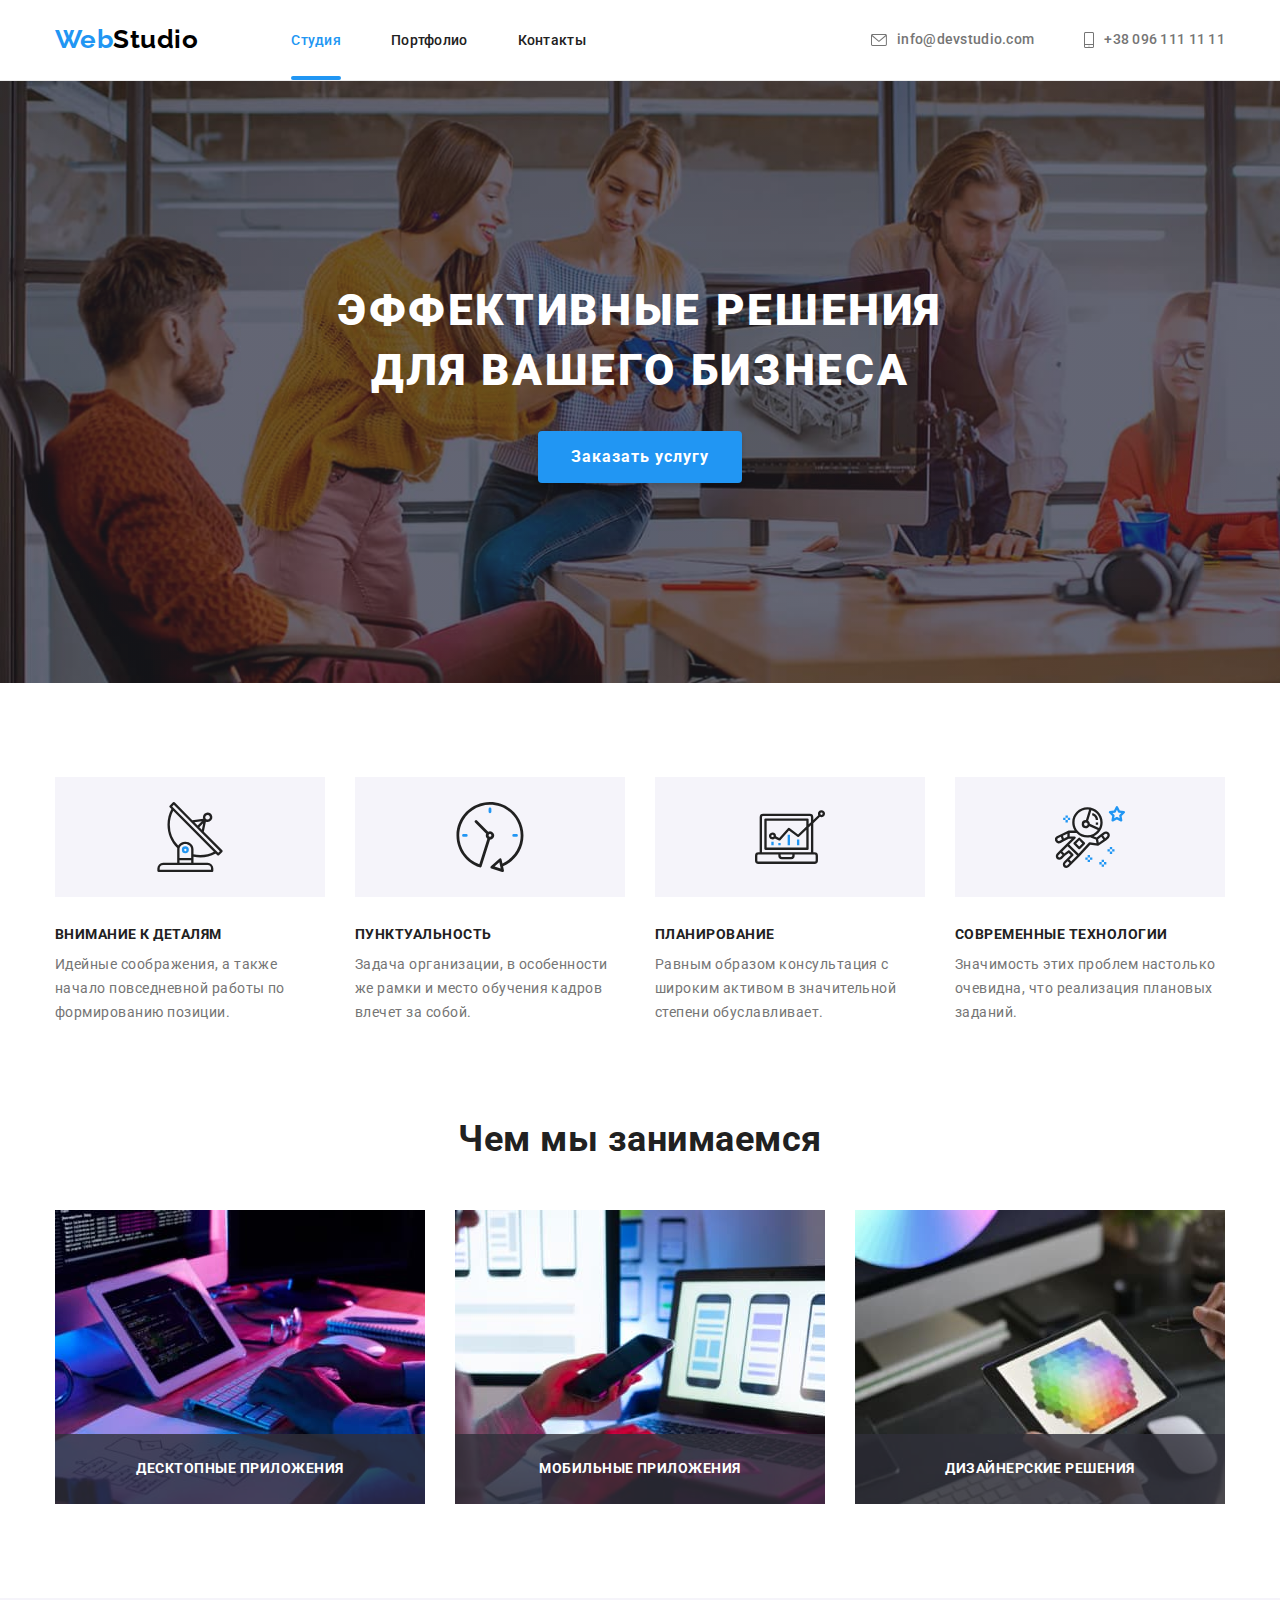
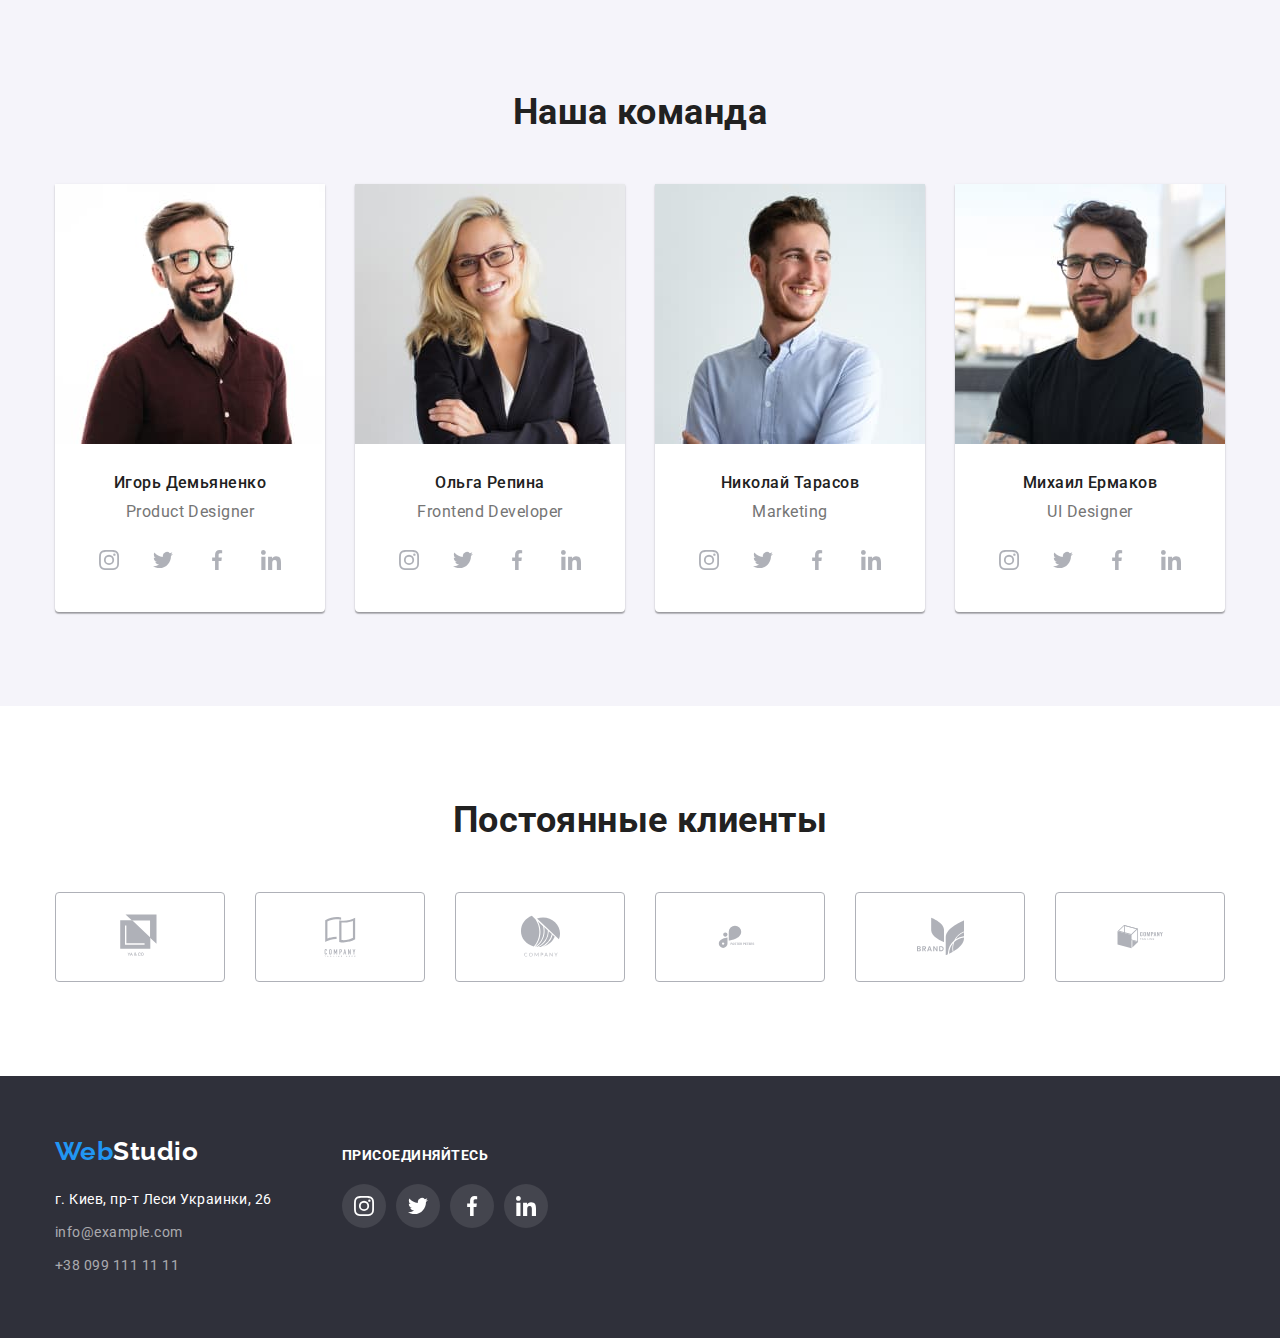
<file: index.html>
<!DOCTYPE html>
<html lang="ru">
  <head>
    <meta charset="UTF-8" />
    <meta name="viewport" content="width=device-width, initial-scale=1.0" />
    <title>Студия</title>
    <link
      rel="stylesheet"
      href="https://cdn.jsdelivr.net/npm/modern-normalize@1.0.0/modern-normalize.css"
    />
    <link rel="preconnect" href="https://fonts.gstatic.com" />

    <link
      href="https://fonts.googleapis.com/css2?family=Raleway:wght@700&family=Roboto:wght@400;500;700;900&display=swap"
      rel="stylesheet"
    />

    <link rel="stylesheet" href="./css/style.css" />
  </head>
  <body>
    <!--HEADER-->

    <header class="header">
      <div class="container">
        <nav class="nav">
          <a class="head-logo" href="./index.html"> <span>Web</span>Studio</a>
          <ul class="nav-list list">
            <li class="nav-item">
              <a class="nav-link active" href="./index.html">Студия</a>
            </li>
            <li class="nav-item">
              <a class="nav-link" href="./portfolio.html">Портфолио</a>
            </li>
            <li class="nav-item"><a class="nav-link" href="">Контакты</a></li>
          </ul>
        </nav>

        <ul class="contacts list">
          <li class="contact-item">
            <a class="contacts-link" href="mailto:info@devstudio.com">
              <svg class="contact-icon" width="16" height="12">
                <use href="./img/sprite.svg#icon-mail"></use>
              </svg>
              info@devstudio.com</a
            >
          </li>
          <li class="contact-item">
            <a class="contacts-link" href="tel:+380961111111">
              <svg class="contact-icon smartphone" width="10" height="16">
                <use href="./img/sprite.svg#icon-smartphone"></use>
              </svg>
              +38 096 111 11 11</a
            >
          </li>
        </ul>
      </div>
    </header>
    <!-- MAIN-->
    <main>
      <!-- HERO SECTION-->
      <section class="hero">
        <div class="hero-container">
          <h1 class="hero-title">
            Эффективные решения <br />
            для вашего бизнеса
          </h1>
          <button class="hero-buttom" data-modal-open>Заказать услугу</button>
        </div>
      </section>

      <!-- FEATURES SECTION-->
      <section class="features">
        <div class="features container">
          <h2 class="visually-hidden">Особенности</h2>
          <ul class="features-list list">
            <li class="features-item">
              <div class="features-thumb">
                <svg class="features-icon" width="70" height="70">
                  <use href="./img/sprite.svg#icon-antenna"></use>
                </svg>
              </div>
              <h3 class="features-title">Внимание к деталям</h3>
              <p class="features-text">
                Идейные соображения, а также начало повседневной работы по
                формированию позиции.
              </p>
            </li>
            <li class="features-item">
              <div class="features-thumb">
                <svg class="features-icon" width="70" height="70">
                  <use href="./img/sprite.svg#icon-clock"></use>
                </svg>
              </div>
              <h3 class="features-title">Пунктуальность</h3>
              <p class="features-text">
                Задача организации, в особенности же рамки и место обучения
                кадров влечет за собой.
              </p>
            </li>
            <li class="features-item">
              <div class="features-thumb">
                <svg class="features-icon" width="70" height="70">
                  <use href="./img/sprite.svg#icon-diagram"></use>
                </svg>
              </div>
              <h3 class="features-title">Планирование</h3>
              <p class="features-text">
                Равным образом консультация с широким активом в значительной
                степени обуславливает.
              </p>
            </li>
            <li class="features-item">
              <div class="features-thumb">
                <svg class="features-icon" width="70" height="70">
                  <use href="./img/sprite.svg#icon-astronaut"></use>
                </svg>
              </div>
              <h3 class="features-title">Современные технологии</h3>
              <p class="features-text">
                Значимость этих проблем настолько очевидна, что реализация
                плановых заданий.
              </p>
            </li>
          </ul>
        </div>
      </section>
      <!-- What we do SECTION-->
      <section>
        <div class="do container">
          <h2 class="sections-title">Чем мы занимаемся</h2>
          <ul class="do-list list">
            <li class="do-item">
              <div class="do-thumb">
                <img
                  class="no-gap"
                  src="./img/what-we-do/what-we-do-1.jpg"
                  alt="Планшет с клавиатурой"
                  width="370"
                />
                <h3 class="do-text">Десктопные приложения</h3>
              </div>
            </li>
            <li class="do-item">
              <div class="do-thumb">
                <img
                  class="no-gap"
                  src="./img/what-we-do/what-we-do-2.jpg"
                  alt="Ноутбук и телефон"
                  width="370"
                />
                <h3 class="do-text">Мобильные приложения</h3>
              </div>
            </li>
            <li class="do-item">
              <div class="do-thumb">
                <img
                  class="no-gap"
                  src="./img/what-we-do/what-we-do-3.jpg"
                  alt="Планшет"
                  width="370"
                />
                <h3 class="do-text">Дизайнерские решения</h3>
              </div>
            </li>
          </ul>
        </div>
      </section>
      <!-- Our team SECTION-->
      <section class="team">
        <div class="team container">
          <h2 class="sections-title">Наша команда</h2>
          <ul class="team-list list">
            <li class="team-item">
              <img
                class="no-gap"
                src="./img/our-team/Ihor.jpg"
                alt="Фото Игоря"
                width="270"
              />
              <div class="team-card">
                <h3 class="team-title">Игорь Демьяненко</h3>
                <p class="team-text">Product Designer</p>
                <ul class="teamate-networks list">
                  <li class="teamate-network-item">
                    <a class="teamate-network-link" href="">
                      <svg class="network-icon" width="20" height="20">
                        <use href="./img/sprite.svg#icon-instagram"></use>
                      </svg>
                    </a>
                  </li>
                  <li class="teamate-network-item">
                    <a class="teamate-network-link" href="">
                      <svg class="network-icon" width="20" height="20">
                        <use href="./img/sprite.svg#icon-twitter"></use>
                      </svg>
                    </a>
                  </li>
                  <li class="teamate-network-item">
                    <a class="teamate-network-link" href="">
                      <svg class="network-icon" width="20" height="20">
                        <use href="./img/sprite.svg#icon-facebook"></use>
                      </svg>
                    </a>
                  </li>
                  <li class="teamate-network-item">
                    <a class="teamate-network-link" href="">
                      <svg class="network-icon" width="20" height="20">
                        <use href="./img/sprite.svg#icon-linkedin"></use>
                      </svg>
                    </a>
                  </li>
                </ul>
              </div>
            </li>
            <li class="team-item">
              <img
                class="no-gap"
                src="./img/our-team/Olga.jpg"
                alt="Фото Ольги"
                width="270"
              />
              <div class="team-card">
                <h3 class="team-title">Ольга Репина</h3>
                <p class="team-text">Frontend Developer</p>
                <ul class="teamate-networks list">
                  <li class="teamate-network-item">
                    <a class="teamate-network-link" href="">
                      <svg class="network-icon" width="20" height="20">
                        <use href="./img/sprite.svg#icon-instagram"></use>
                      </svg>
                    </a>
                  </li>
                  <li class="teamate-network-item">
                    <a class="teamate-network-link" href="">
                      <svg class="network-icon" width="20" height="20">
                        <use href="./img/sprite.svg#icon-twitter"></use>
                      </svg>
                    </a>
                  </li>
                  <li class="teamate-network-item">
                    <a class="teamate-network-link" href="">
                      <svg class="network-icon" width="20" height="20">
                        <use href="./img/sprite.svg#icon-facebook"></use>
                      </svg>
                    </a>
                  </li>
                  <li class="teamate-network-item">
                    <a class="teamate-network-link" href="">
                      <svg class="network-icon" width="20" height="20">
                        <use href="./img/sprite.svg#icon-linkedin"></use>
                      </svg>
                    </a>
                  </li>
                </ul>
              </div>
            </li>
            <li class="team-item">
              <img
                class="no-gap"
                src="./img/our-team/Nikolay.jpg"
                alt="Фото Николая"
                width="270"
              />
              <div class="team-card">
                <h3 class="team-title">Николай Тарасов</h3>
                <p class="team-text">Marketing</p>
                <ul class="teamate-networks list">
                  <li class="teamate-network-item">
                    <a class="teamate-network-link" href="">
                      <svg class="network-icon" width="20" height="20">
                        <use href="./img/sprite.svg#icon-instagram"></use>
                      </svg>
                    </a>
                  </li>
                  <li class="teamate-network-item">
                    <a class="teamate-network-link" href="">
                      <svg class="network-icon" width="20" height="20">
                        <use href="./img/sprite.svg#icon-twitter"></use>
                      </svg>
                    </a>
                  </li>
                  <li class="teamate-network-item">
                    <a class="teamate-network-link" href="">
                      <svg class="network-icon" width="20" height="20">
                        <use href="./img/sprite.svg#icon-facebook"></use>
                      </svg>
                    </a>
                  </li>
                  <li class="teamate-network-item">
                    <a class="teamate-network-link" href="">
                      <svg class="network-icon" width="20" height="20">
                        <use href="./img/sprite.svg#icon-linkedin"></use>
                      </svg>
                    </a>
                  </li>
                </ul>
              </div>
            </li>
            <li class="team-item">
              <img
                class="no-gap"
                src="./img/our-team/Mihail.jpg"
                alt="Фото Михаила"
                width="270"
              />
              <div class="team-card">
                <h3 class="team-title">Михаил Ермаков</h3>
                <p class="team-text">UI Designer</p>
                <ul class="teamate-networks list">
                  <li class="teamate-network-item">
                    <a class="teamate-network-link" href="">
                      <svg class="network-icon" width="20" height="20">
                        <use href="./img/sprite.svg#icon-instagram"></use>
                      </svg>
                    </a>
                  </li>
                  <li class="teamate-network-item">
                    <a class="teamate-network-link" href="">
                      <svg class="network-icon" width="20" height="20">
                        <use href="./img/sprite.svg#icon-twitter"></use>
                      </svg>
                    </a>
                  </li>
                  <li class="teamate-network-item">
                    <a class="teamate-network-link" href="">
                      <svg class="network-icon" width="20" height="20">
                        <use href="./img/sprite.svg#icon-facebook"></use>
                      </svg>
                    </a>
                  </li>
                  <li class="teamate-network-item">
                    <a class="teamate-network-link" href="">
                      <svg class="network-icon" width="20" height="20">
                        <use href="./img/sprite.svg#icon-linkedin"></use>
                      </svg>
                    </a>
                  </li>
                </ul>
              </div>
            </li>
          </ul>
        </div>
      </section>
      <!--OUR CLIENTS SECTION-->
      <section>
        <div class="our-clients container">
          <h2 class="sections-title">Постоянные клиенты</h2>
          <ul class="clients-list list">
            <li class="clients-item">
              <a class="clinets-link" href="#">
                <svg class="clients-icon" width="44.27" height="49.23">
                  <use href="./img/sprite.svg#icon-company-1"></use>
                </svg>
              </a>
            </li>
            <li class="clients-item">
              <a class="clinets-link" href="#">
                <svg class="clients-icon" width="40" height="52">
                  <use href="./img/sprite.svg#icon-company-2"></use>
                </svg>
              </a>
            </li>
            <li class="clients-item">
              <a class="clinets-link" href="#">
                <svg class="clients-icon" width="41" height="42.6">
                  <use href="./img/sprite.svg#icon-company-3"></use>
                </svg>
              </a>
            </li>
            <li class="clients-item">
              <a class="clinets-link" href="#">
                <svg class="clients-icon" width="79.66" height="42.02">
                  <use href="./img/sprite.svg#icon-company-4"></use>
                </svg>
              </a>
            </li>
            <li class="clients-item">
              <a class="clinets-link" href="#">
                <svg class="clients-icon" width="59" height="47">
                  <use href="./img/sprite.svg#icon-company-5"></use>
                </svg>
              </a>
            </li>
            <li class="clients-item">
              <a class="clinets-link" href="#">
                <svg class="clients-icon" width="88.48" height="45.44">
                  <use href="./img/sprite.svg#icon-company-6"></use>
                </svg>
              </a>
            </li>
          </ul>
        </div>
      </section>
    </main>
    <!-- FOOTER-->
    <footer class="footer">
      <div class="footer container">
        <div class="address-container">
          <a class="footer-logo link" href="./index.html"
            ><span>Web</span>Studio</a
          >
          <address class="address">
            <span class="address-item text">
              г. Киев, пр-т Леси Украинки, 26</span
            >
            <ul class="list">
              <li class="address-item">
                <a class="address-link" href="mailto:info@example.com"
                  >info@example.com</a
                >
              </li>
              <li class="address-item">
                <a class="address-link" href="tel:+380991111111"
                  >+38 099 111 11 11</a
                >
              </li>
            </ul>
          </address>
        </div>
        <div class="social-links">
          <p class="social-text">присоединяйтесь</p>
          <ul class="social-networks list">
            <li class="network-item list-item">
              <a class="network-link" href="#">
                <svg class="network-icon" width="20" height="20">
                  <use href="./img/sprite.svg#icon-instagram"></use>
                </svg>
              </a>
            </li>
            <li class="network-item list-item">
              <a class="network-link" href="#">
                <svg class="network-icon" width="20" height="20">
                  <use href="./img/sprite.svg#icon-twitter"></use>
                </svg>
              </a>
            </li>
            <li class="network-item list-item">
              <a class="network-link" href="#">
                <svg class="network-icon" width="20" height="20">
                  <use href="./img/sprite.svg#icon-facebook"></use>
                </svg>
              </a>
            </li>
            <li class="network-item list-item">
              <a class="network-link" href="#">
                <svg class="network-icon" width="20" height="20">
                  <use href="./img/sprite.svg#icon-linkedin"></use>
                </svg>
              </a>
            </li>
          </ul>
        </div>
      </div>
    </footer>

    <div class="backdrop is-hidden" data-modal>
      <div class="modal">
        <button class="modal-colse" data-modal-close>
          <svg class="close-icon" width="18" height="18">
            <use href="./img/sprite.svg#icon-close"></use>
          </svg>
        </button>
      </div>
    </div>
    <script src="./js/modal.js"></script>
  </body>
</html>
</file>
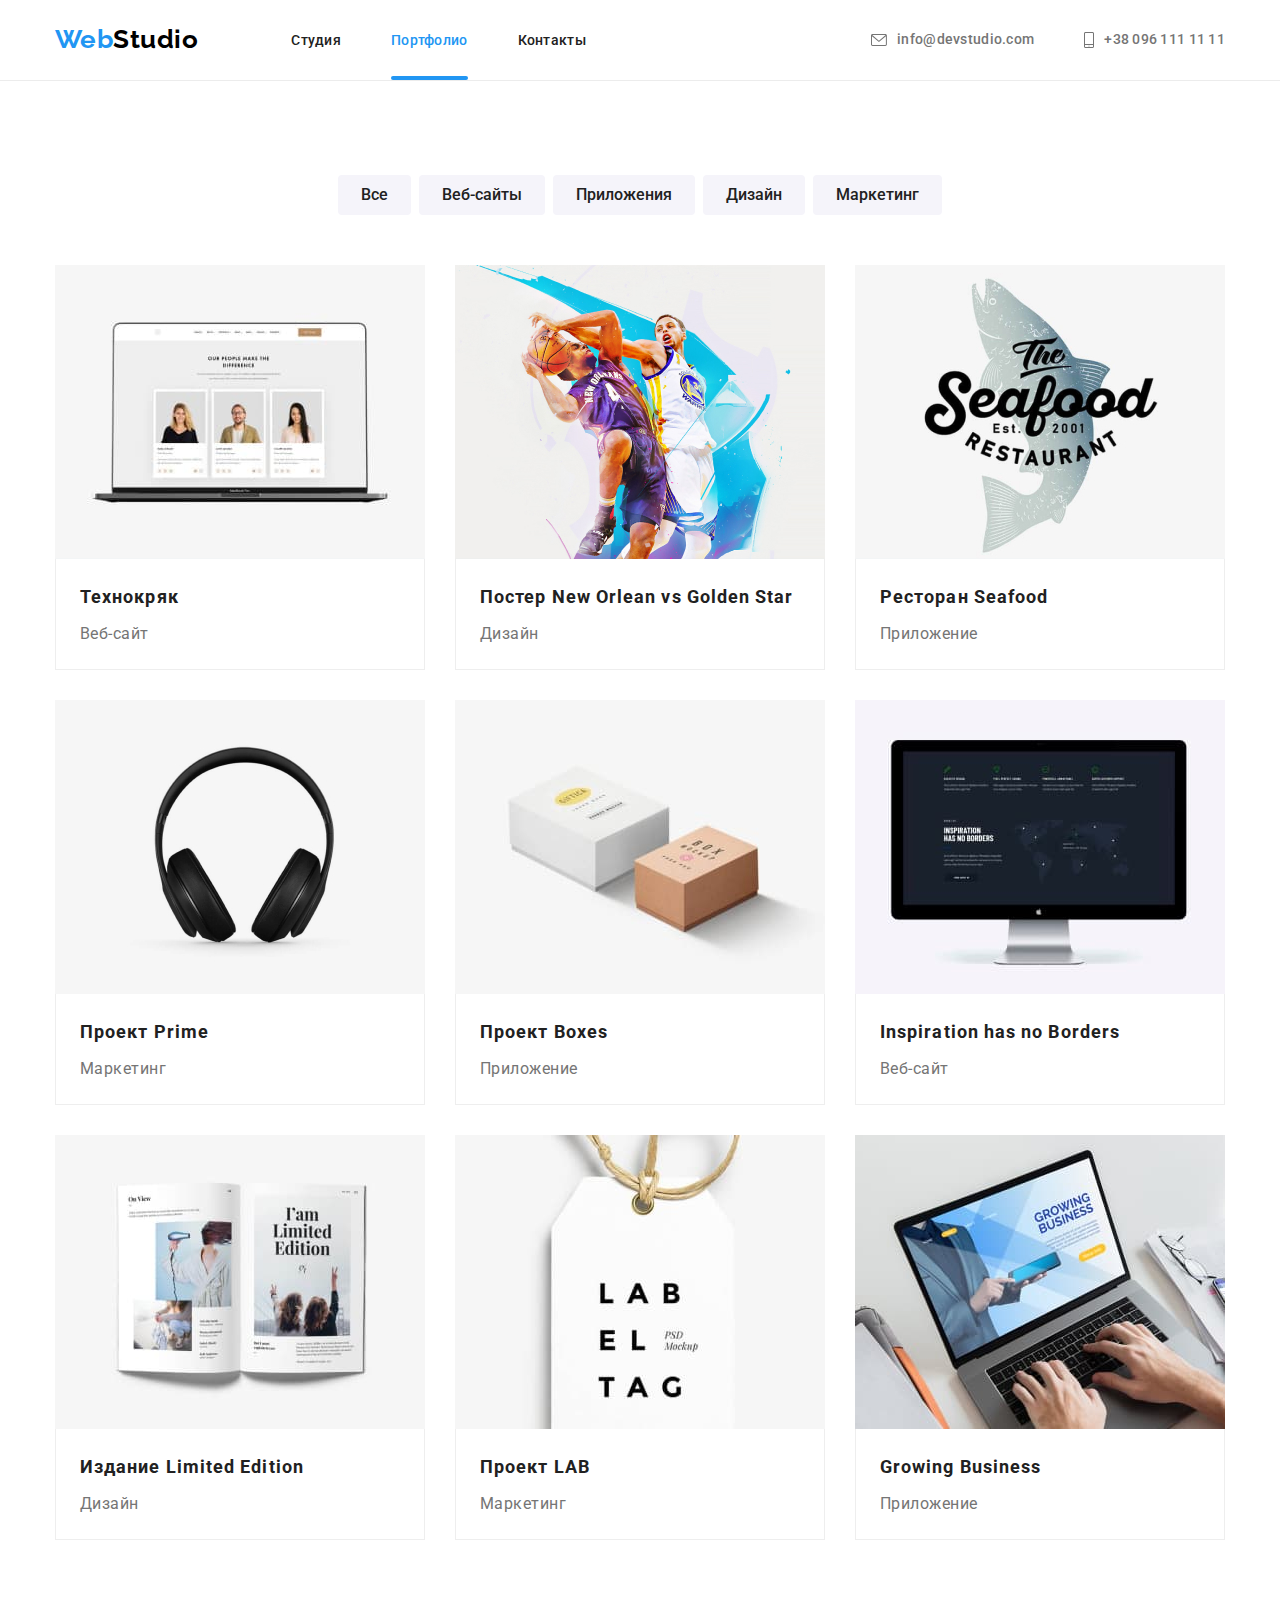
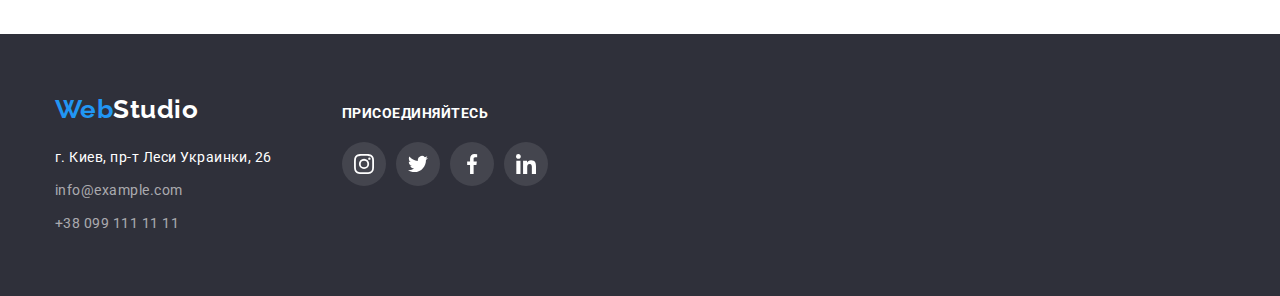
<file: portfolio.html>
<!DOCTYPE html>
<html lang="ru">
  <head>
    <meta charset="UTF-8" />
    <meta name="viewport" content="width=device-width, initial-scale=1.0" />
    <title>Портфолио</title>
    <link
      rel="stylesheet"
      href="https://cdn.jsdelivr.net/npm/modern-normalize@1.0.0/modern-normalize.css"
    />
    <link rel="preconnect" href="https://fonts.gstatic.com" />

    <link
      href="https://fonts.googleapis.com/css2?family=Raleway:wght@700&family=Roboto:wght@400;500;700;900&display=swap"
      rel="stylesheet"
    />

    <link rel="stylesheet" href="./css/style.css" />
  </head>
  <body>
    <!--HEADER-->

    <header class="header">
      <div class="container">
        <nav class="nav">
          <a class="head-logo" href="./index.html"> <span>Web</span>Studio</a>
          <ul class="nav-list list">
            <li class="nav-item">
              <a class="nav-link" href="./index.html">Студия</a>
            </li>
            <li class="nav-item">
              <a class="nav-link active" href="./portfolio.html">Портфолио</a>
            </li>
            <li class="nav-item"><a class="nav-link" href="">Контакты</a></li>
          </ul>
        </nav>

        <ul class="contacts list">
          <li class="contact-item">
            <a class="contacts-link" href="mailto:info@devstudio.com">
              <svg class="contact-icon" width="16" height="12">
                <use href="./img/sprite.svg#icon-mail"></use>
              </svg>
              info@devstudio.com</a
            >
          </li>
          <li class="contact-item">
            <a class="contacts-link" href="tel:+380961111111">
              <svg class="contact-icon" width="10" height="16">
                <use href="./img/sprite.svg#icon-smartphone"></use>
              </svg>
              +38 096 111 11 11</a
            >
          </li>
        </ul>
      </div>
    </header>
    <!-- MAIN-->
    <main>
      <section>
        <div class="exampl container">
          <h1 class="visually-hidden">examples</h1>
          <ul class="buttons-list list">
            <li class="buttons-item">
              <button class="button" type="button">Все</button>
            </li>
            <li class="buttons-item">
              <button class="button" type="button">Веб-сайты</button>
            </li>
            <li class="buttons-item">
              <button class="button" type="button">Приложения</button>
            </li>
            <li class="buttons-item">
              <button class="button" type="button">Дизайн</button>
            </li>
            <li class="buttons-item">
              <button class="button" type="button">Маркетинг</button>
            </li>
          </ul>
          <ul class="examples list">
            <li class="exampl-el">
              <a class="example-link" href="#">
                <div class="thumb">
                  <img
                    class="no-gap"
                    src="./img/portfolio/tehnocrack.jpg"
                    alt="ноутбук"
                    width="370"
                  />
                  <div class="overlay">
                    <p class="overlay-text">
                      Технокряк это современная площадка распространения
                      коронавируса. Компании используют эту платформу для
                      цифрового шпионажа и атак на защищённые сервера
                      конкурентов.
                    </p>
                  </div>
                </div>

                <div class="card-text">
                  <h2 class="examples-title">Технокряк</h2>
                  <p class="examples-text">Веб-сайт</p>
                </div>
              </a>
            </li>
            <li class="exampl-el">
              <a class="example-link" href="">
                <div class="thumb">
                  <img
                    class="no-gap"
                    src="./img/portfolio/poster.jpg"
                    alt="постер с баскетболистами"
                    width="370"
                  />
                  <div class="overlay">
                    <p class="overlay-text">
                      Технокряк это современная площадка распространения
                      коронавируса. Компании используют эту платформу для
                      цифрового шпионажа и атак на защищённые сервера
                      конкурентов.
                    </p>
                  </div>
                </div>
                <div class="card-text">
                  <h2 class="examples-title">
                    Постер New Orlean vs Golden Star
                  </h2>
                  <p class="examples-text">Дизайн</p>
                </div>
              </a>
            </li>
            <li class="exampl-el">
              <a class="example-link" href="#">
                <div class="thumb">
                  <img
                    class="no-gap"
                    src="./img/portfolio/seafood.jpg"
                    alt="рыба"
                    width="370"
                  />
                  <div class="overlay">
                    <p class="overlay-text">
                      Технокряк это современная площадка распространения
                      коронавируса. Компании используют эту платформу для
                      цифрового шпионажа и атак на защищённые сервера
                      конкурентов.
                    </p>
                  </div>
                </div>
                <div class="card-text">
                  <h2 class="examples-title">Ресторан Seafood</h2>
                  <p class="examples-text">Приложение</p>
                </div>
              </a>
            </li>
            <li class="exampl-el">
              <a class="example-link" href="#">
                <div class="thumb">
                  <img
                    class="no-gap"
                    src="./img/portfolio/prime.jpg"
                    alt="Наушники"
                    width="370"
                  />
                  <div class="overlay">
                    <p class="overlay-text">
                      Технокряк это современная площадка распространения
                      коронавируса. Компании используют эту платформу для
                      цифрового шпионажа и атак на защищённые сервера
                      конкурентов.
                    </p>
                  </div>
                </div>
                <div class="card-text">
                  <h2 class="examples-title">Проект Prime</h2>
                  <p class="examples-text">Маркетинг</p>
                </div>
              </a>
            </li>
            <li class="exampl-el">
              <a class="example-link" href="#">
                <div class="thumb">
                  <img
                    class="no-gap"
                    src="./img/portfolio/boxes.jpg"
                    alt="коробки"
                    width="370"
                  />
                  <div class="overlay">
                    <p class="overlay-text">
                      Технокряк это современная площадка распространения
                      коронавируса. Компании используют эту платформу для
                      цифрового шпионажа и атак на защищённые сервера
                      конкурентов.
                    </p>
                  </div>
                </div>
                <div class="card-text">
                  <h2 class="examples-title">Проект Boxes</h2>
                  <p class="examples-text">Приложение</p>
                </div>
              </a>
            </li>
            <li class="exampl-el">
              <a class="example-link" href="#">
                <div class="thumb">
                  <img
                    class="no-gap"
                    src="./img/portfolio/inspiration.jpg"
                    alt="монитор"
                    width="370"
                  />
                  <div class="overlay">
                    <p class="overlay-text">
                      Технокряк это современная площадка распространения
                      коронавируса. Компании используют эту платформу для
                      цифрового шпионажа и атак на защищённые сервера
                      конкурентов.
                    </p>
                  </div>
                </div>
                <div class="card-text">
                  <h2 class="examples-title">Inspiration has no Borders</h2>
                  <p class="examples-text">Веб-сайт</p>
                </div>
              </a>
            </li>
            <li class="exampl-el">
              <a class="example-link" href="#">
                <div class="thumb">
                  <img
                    class="no-gap"
                    src="./img/portfolio/limited-edition.jpg"
                    alt="книга"
                    width="370"
                  />
                  <div class="overlay">
                    <p class="overlay-text">
                      Технокряк это современная площадка распространения
                      коронавируса. Компании используют эту платформу для
                      цифрового шпионажа и атак на защищённые сервера
                      конкурентов.
                    </p>
                  </div>
                </div>
                <div class="card-text">
                  <h2 class="examples-title">Издание Limited Edition</h2>
                  <p class="examples-text">Дизайн</p>
                </div>
              </a>
            </li>
            <li class="exampl-el">
              <a class="example-link" href="#">
                <div class="thumb">
                  <img
                    class="no-gap"
                    src="./img/portfolio/lab.jpg"
                    alt="бирка"
                    width="370"
                  />
                  <div class="overlay">
                    <p class="overlay-text">
                      Технокряк это современная площадка распространения
                      коронавируса. Компании используют эту платформу для
                      цифрового шпионажа и атак на защищённые сервера
                      конкурентов.
                    </p>
                  </div>
                </div>
                <div class="card-text">
                  <h2 class="examples-title">Проект LAB</h2>
                  <p class="examples-text">Маркетинг</p>
                </div>
              </a>
            </li>
            <li class="exampl-el">
              <a class="example-link" href="#">
                <div class="thumb">
                  <img
                    class="no-gap"
                    src="./img/portfolio/growning.jpg"
                    alt="работа за ноутбком"
                    width="370"
                  />
                  <div class="overlay">
                    <p class="overlay-text">
                      Технокряк это современная площадка распространения
                      коронавируса. Компании используют эту платформу для
                      цифрового шпионажа и атак на защищённые сервера
                      конкурентов.
                    </p>
                  </div>
                </div>
                <div class="card-text">
                  <h2 class="examples-title">Growing Business</h2>
                  <p class="examples-text">Приложение</p>
                </div>
              </a>
            </li>
          </ul>
        </div>
      </section>
    </main>
    <!-- FOOTER-->
    <footer class="footer">
      <div class="footer container">
        <div class="address-container">
          <a class="footer-logo link" href="./index.html"
            ><span>Web</span>Studio</a
          >
          <address class="address">
            <span class="address-item text">
              г. Киев, пр-т Леси Украинки, 26</span
            >
            <ul class="list">
              <li class="address-item">
                <a class="address-link" href="mailto:info@example.com"
                  >info@example.com</a
                >
              </li>
              <li class="address-item">
                <a class="address-link" href="tel:+380991111111"
                  >+38 099 111 11 11</a
                >
              </li>
            </ul>
          </address>
        </div>
        <div class="social-links">
          <p class="social-text">присоединяйтесь</p>
          <ul class="social-networks list">
            <li class="network-item list-item">
              <a class="network-link" href="#">
                <svg class="network-icon" width="20" height="20">
                  <use href="./img/sprite.svg#icon-instagram"></use>
                </svg>
              </a>
            </li>
            <li class="network-item list-item">
              <a class="network-link" href="#">
                <svg class="network-icon" width="20" height="20">
                  <use href="./img/sprite.svg#icon-twitter"></use>
                </svg>
              </a>
            </li>
            <li class="network-item list-item">
              <a class="network-link" href="#">
                <svg class="network-icon" width="20" height="20">
                  <use href="./img/sprite.svg#icon-facebook"></use>
                </svg>
              </a>
            </li>
            <li class="network-item list-item">
              <a class="network-link" href="#">
                <svg class="network-icon" width="20" height="20">
                  <use href="./img/sprite.svg#icon-linkedin"></use>
                </svg>
              </a>
            </li>
          </ul>
        </div>
      </div>
    </footer>
  </body>
</html>
</file>
<file: css/style.css>
/* цвет основного текста #212121; */
/* вторичный цвет  #757575; */
/* акцент  #2196F3 */
/* основной бг цвет #ffffff */
/* вторичний бг цвет #f5f4fa
третий бг цвет #2F303A */

/* ГЛОБАЛЬНЫЕ ПРАВИЛА */
:root {
  --primary-text-color: #212121;
  --secondary-text-color: #757575;
  --accent-color: #2196f3;
  --primary-bg-color: #ffffff;
  --secondary-bg-color: #f5f4fa;
  --thumb-bg: rgba(33, 150, 243, 0.9);
  --third-bg-color: #2f303a;
  --white-color: #ffffff;
  --black-logo: #000000;
  --footer-address-color: rgba(255, 255, 255, 0.6);
  --card-set-gap: 30px;
  --network-bg-color: rgba(255, 255, 255, 0.1);
  --clients-icon: #afb1b8;
  --bazier: cubic-bezier(0.4, 0, 0.2, 1);
}

body {
  color: var(--primary-text-color);
  background-color: var(--primary-bg-color);

  font-family: Roboto, sans-serif;
  letter-spacing: 0.03em;
}

a {
  text-decoration: none;
}

.list {
  list-style: none;
  padding: 0;
  margin: 0;
}

.visually-hidden {
  position: absolute;
  width: 1px;
  height: 1px;
  margin: -1px;
  border: 0;
  padding: 0;

  white-space: nowrap;
  clip-path: inset(100%);
  clip: rect(0 0 0 0);
  overflow: hidden;
}

.container {
  width: 1200px;
  padding-left: 15px;
  padding-right: 15px;
  margin: 0 auto;
}

.no-gap {
  display: block;
  max-width: 100%;
}

/* BACKDROP */
.backdrop {
  position: fixed;
  top: 0;
  left: 0;

  width: 100%;
  height: 100%;

  background: rgba(0, 0, 0, 0.2);
  transition: opacity 250ms var(--bazier), visibility 250ms var(--bazier);
}

.backdrop.is-hidden {
  opacity: 0;
  pointer-events: none;
  visibility: hidden;
}

.modal {
  position: absolute;
  top: 50%;
  left: 50%;
  transform: translate(-50%, -50%);
  overflow: auto;
  padding: 40px;

  max-width: 528px;
  width: 100%;
  height: 581px;
  max-height: 100vh;
  background-color: var(--white-color);
  transition: transform 250ms var(--bazier);
}

.backdrop.is-hidden .modal {
  top: 50%;
  left: 50%;
  transform: translate(-50%, -50%) scale(1.1);
}

.modal-colse {
  position: absolute;
  top: 8px;
  right: 8px;

  display: flex;
  align-items: center;
  justify-content: center;

  width: 30px;
  height: 30px;
  margin-left: auto;
  background: var(--white-color);
  border: 1px solid rgba(0, 0, 0, 0.1);
  border-radius: 50%;
  transition: background-color 250ms var(--bazier);
}

.modal-colse:hover,
.modal-colse:active {
  background-color: var(--accent-color);
}

/* HEADER */

/* Навигация сайта */
.nav,
.nav-list,
.contacts,
.header .container {
  display: flex;
  align-items: center;
  justify-content: space-between;
}

.header {
  border-bottom: 1px solid #ececec;
}

.head-logo {
  color: var(--black-logo);

  font-family: Raleway, sans-serif;
  font-weight: 700;
  font-size: 26px;
  line-height: 1.2;

  display: inline-block;
  padding-top: 24px;
  padding-bottom: 25px;
}

.nav-list {
  margin-left: 93px;
}

.head-logo span {
  color: var(--accent-color);
}

.nav-item:not(:first-child) {
  margin-left: 50px;
}

.nav-link {
  color: var(--primary-text-color);

  font-weight: 500;
  font-size: 14px;
  line-height: 1.14;
  letter-spacing: 0.02em;

  padding-top: 32px;
  padding-bottom: 32px;

  transition: color 250ms var(--bazier);
}

.nav-link:hover,
.nav-link:focus {
  color: var(--accent-color);
}

.nav-link.active {
  color: var(--accent-color);
  position: relative;
}

.nav-link.active::after {
  position: absolute;
  bottom: 0;

  content: '';
  display: block;
  width: 100%;
  height: 4px;

  margin-top: 28px;

  background-color: var(--accent-color);
  border-radius: 2px;
}

/* Контакты в хедере */

.contact-item:last-child {
  margin-left: 50px;
}

.contacts-link {
  color: var(--secondary-text-color);

  font-weight: 500;
  font-size: 14px;
  line-height: 1.14;
  letter-spacing: 0.02em;

  display: flex;
  align-items: center;
  transition: color 250ms var(--bazier);
}

.contacts-link:hover,
.contacts-link:focus {
  color: var(--accent-color);
}

.contact-icon {
  margin-right: 10px;
  text-align: center;
  fill: currentColor;
}

/* FOOTER */
.footer {
  background-color: var(--third-bg-color);

  font-weight: 400;
  font-size: 14px;
  line-height: 1.71;
}

.footer.container {
  display: flex;
  padding-top: 60px;
  padding-bottom: 60px;
  align-items: baseline;
}

.social-links {
  margin-left: 70px;
}

.footer-logo {
  color: var(--white-color);

  font-family: Raleway, sans-serif;
  font-weight: 700;
  font-size: 26px;
  line-height: 1.2;

  display: inline-block;
}

.address {
  margin-top: 20px;
}

.address .list,
.address-item:last-child {
  margin-top: 9px;
}

.address {
  font-style: inherit;
}

.footer-logo span {
  color: var(--accent-color);
}

.address span {
  color: var(--primary-bg-color);
}

.address-link {
  color: var(--footer-address-color);
  transition: color 250ms var(--bazier);
}

.address-link:hover,
.address-link:focus {
  color: var(--accent-color);
}

.social-text {
  margin: 0;
  padding: 0px;

  color: var(--white-color);

  font-weight: 700;
  font-size: 14px;
  line-height: 1.14;
  text-transform: uppercase;
}

.social-networks {
  display: inline-flex;
  margin-top: 20px;
}

.network-item:not(:first-child) {
  margin-left: 10px;
}

.network-link {
  display: flex;
  align-items: center;
  justify-content: center;

  width: 44px;
  height: 44px;

  color: var(--white-color);
  background-color: var(--network-bg-color);
  border-radius: 50%;
  transition: background-color 250ms var(--bazier);
}

.network-link:hover,
.network-link:focus {
  background-color: var(--accent-color);
  outline: none;
}

.network-icon {
  fill: currentColor;
}

/* !!!!!!!!!!!!СТУДИЯ!!!!!!!!!!! */
.sections-title {
  font-weight: 700;
  font-size: 36px;
  line-height: 1.16;
  text-align: center;

  margin: 0;
  padding: 0;
}

/* HERO section */

.hero-container {
  max-width: 1600px;
  margin: 0 auto;
  padding-top: 200px;
  padding-bottom: 200px;
  text-align: center;

  background-color: var(--third-bg-color);
  background-image: linear-gradient(
      to right,
      rgba(47, 48, 58, 0.4),
      rgba(47, 48, 58, 0.4)
    ),
    url(../img/hero.jpg);
  background-size: cover;
  background-repeat: no-repeat;
}

.hero-title {
  color: var(--white-color);

  font-weight: 900;
  font-size: 44px;
  line-height: 1.36;
  letter-spacing: 0.06em;
  text-transform: uppercase;

  margin: 0;

  display: block;
}

.hero-buttom {
  color: var(--primary-bg-color);
  background-color: var(--accent-color);

  font-weight: 700;
  font-size: 16px;
  line-height: 1.87;
  letter-spacing: 0.06em;

  margin-top: 30px;
  display: inline-block;
  padding: 10px 32px;
  border-radius: 4px;
  box-shadow: 0px 4px 4px rgba(0, 0, 0, 0.15);
  border: 1px solid transparent;
}

/* FEATURES SECTION */

.features.container {
  padding-top: 94px;
  padding-bottom: 94px;
}

.features-title {
  font-weight: 700;
  font-size: 14px;
  line-height: 1.14;
  text-transform: uppercase;

  margin: 0;
  padding: 0;

  margin-top: 30px;
  margin-bottom: 10px;
}

.features-list {
  display: flex;
  flex-wrap: wrap;
  margin-left: calc(-1 * var(--card-set-gap));
}

.features-thumb {
  width: 270px;
  height: 120px;

  background-color: var(--secondary-bg-color);

  display: flex;
  align-items: center;
  justify-content: center;
}

.features-item {
  margin-left: 30px;
  flex-basis: calc(100% / 4 - var(--card-set-gap));
}

.features-text {
  color: var(--secondary-text-color);

  font-weight: 400;
  font-size: 14px;
  line-height: 1.71;

  margin: 0;
  padding: 0;
}

/* WE DO SECTION */
.do.container {
  padding-bottom: 94px;
}

.do-list {
  margin-top: 50px;
  display: flex;
  flex-wrap: wrap;
  margin-left: calc(-1 * var(--card-set-gap));
}

.do-item {
  margin-left: var(--card-set-gap);
  flex-direction: calc(100% / 3 - var(--card-set-gap));
}

.do-thumb {
  position: relative;
}

.do-text {
  position: absolute;
  bottom: 0;

  width: 100%;
  height: 70px;

  display: flex;
  justify-content: center;
  align-items: center;

  background-color: rgba(47, 48, 58, 0.8);
  margin: 0;
  padding: 0;

  color: var(--white-color);

  font-size: 14px;
  line-height: 1.14;
  text-transform: uppercase;
  text-align: center;
}

/* OUR TEAM SECTION */

.team.container {
  padding-top: 94px;
  padding-bottom: 94px;
}

.team {
  background-color: var(--secondary-bg-color);
}

.team-list {
  display: flex;
  flex-wrap: wrap;
  margin-left: calc(-1 * var(--card-set-gap));
  margin-top: 50px;
}

.team-item {
  margin-left: var(--card-set-gap);
  flex-basis: calc(100% / 4 - var(--card-set-gap));

  width: 270px;
  height: 428px;

  background-color: var(--primary-bg-color);
  box-shadow: 0px 1px 3px rgba(0, 0, 0, 0.12), 0px 1px 1px rgba(0, 0, 0, 0.14),
    0px 2px 1px rgba(0, 0, 0, 0.2);
  border-radius: 0px 0px 4px 4px;
}

.team-card {
  padding: 30px 32px;
}

.team-title {
  font-weight: 500;
  font-size: 16px;
  line-height: 1.18;
  text-align: center;

  margin: 0;
  padding: 0;
}

.team-text {
  color: var(--secondary-text-color);

  font-weight: normal;
  font-size: 16px;
  line-height: 1.18;
  text-align: center;

  margin: 0;
  padding: 0;
  margin-top: 10px;
}

.teamate-networks {
  display: flex;
  justify-content: space-between;

  text-align: center;
  margin-top: 16px;
}

.teamate-network-link {
  display: flex;
  align-items: center;
  justify-content: center;
  border-radius: 50%;

  width: 44px;
  height: 44px;

  color: #afb1b8;
  transition: color 250ms var(--bazier), background-color 250ms var(--bazier);
}

.teamate-network-link:hover,
.teamate-network-link:focus {
  background-color: var(--accent-color);
  color: var(--white-color);
  outline: none;
}

/* НАШИ КЛИЕНТЫ */

.our-clients {
  padding-top: 94px;
  padding-bottom: 94px;
}

.clients-list {
  display: flex;

  align-items: center;
  margin-top: 50px;
}

.clients-item:not(:first-child) {
  margin-left: 30px;
}

.clients-item {
  width: 170px;
  height: 90px;
}

.clinets-link {
  display: flex;
  align-items: center;
  justify-content: center;

  width: 100%;
  height: 100%;

  border: 1px solid #afb1b8;
  border-radius: 4px;
  color: var(--clients-icon);
  transition: color 250ms var(--bazier), border-color 250ms var(--bazier);
}

.clinets-link:hover,
.clinets-link:focus {
  border-color: var(--accent-color);
  color: var(--accent-color);
  outline: none;
}

.clients-icon {
  fill: currentColor;
}

/* !!!!!!!!!!!!!! ПОРТФОЛИО!!!!!!!!!!! */
.exampl.container {
  padding-top: 94px;
  padding-bottom: 94px;
}

/* Кнопки */
.buttons-list {
  display: flex;
  justify-content: center;
  margin-bottom: 50px;
}

.buttons-item:not(:first-child) {
  margin-left: 8px;
}

.button {
  background-color: var(--secondary-bg-color);
  color: var(--primary-text-color);

  font-family: inherit;
  font-weight: 500;
  font-size: 16px;
  line-height: 1.62;
  text-align: center;
  border: 1px solid transparent;

  padding: 6px 22px;
  border-radius: 4px;
  transition: color 250ms var(--bazier), background-color 250ms var(--bazier),
    box-shadow 250ms var(--bazier);
}

.button:hover,
.button:focus,
.button:active {
  color: var(--white-color);
  background-color: var(--accent-color);

  box-shadow: 0px 3px 1px rgba(0, 0, 0, 0.1), 0px 1px 2px rgba(0, 0, 0, 0.08),
    0px 2px 2px rgba(0, 0, 0, 0.12);
  outline: none;
}

/* Список примеров */
.examples {
  display: flex;

  flex-wrap: wrap;

  margin-left: calc(-1 * var(--card-set-gap));
  margin-top: calc(-1 * var(--card-set-gap));
}

.exampl-el {
  max-width: 370px;

  flex-basis: calc(100% / 3 - var(--card-set-gap));
  margin-left: var(--card-set-gap);
  margin-top: var(--card-set-gap);
}

.example-link {
  display: block;
  transition: box-shadow 250ms var(--bazier);
}

.example-link:hover,
.example-link:focus {
  box-shadow: 0px 1px 1px rgba(0, 0, 0, 0.12), 0px 4px 4px rgba(0, 0, 0, 0.06),
    1px 4px 6px rgba(0, 0, 0, 0.16);
  outline: none;
}

.examples-title {
  color: var(--primary-text-color);
  font-weight: 700;
  font-size: 18px;
  line-height: 2;
  letter-spacing: 0.06em;

  margin: 0;
  padding: 0;
}

.card-text {
  padding: 20px 24px;
  border: 1px solid #eeeeee;
  border-top: none;
}

.examples-text {
  color: var(--secondary-text-color);

  font-weight: 400;
  font-size: 16px;
  line-height: 1.87;
  letter-spacing: 0.03em;

  margin: 0;
  padding: 0;
  margin-top: 4px;
}

.thumb {
  position: relative;
  overflow: hidden;
}

.overlay {
  position: absolute;
  bottom: 0;
  left: 0;

  transform: translateY(100%);

  width: 100%;
  height: 100%;
  background-color: rgba(33, 150, 243, 0.9);

  transition: transform 250ms var(--bazier);
}

.example-link:hover .overlay,
.example-link:focus .overlay {
  transform: translateY(0);
}

.overlay-text {
  margin: 0;
  padding: 63px 20px;

  color: var(--white-color);
  font-size: 18px;
  line-height: 1.56;
}
</file>
